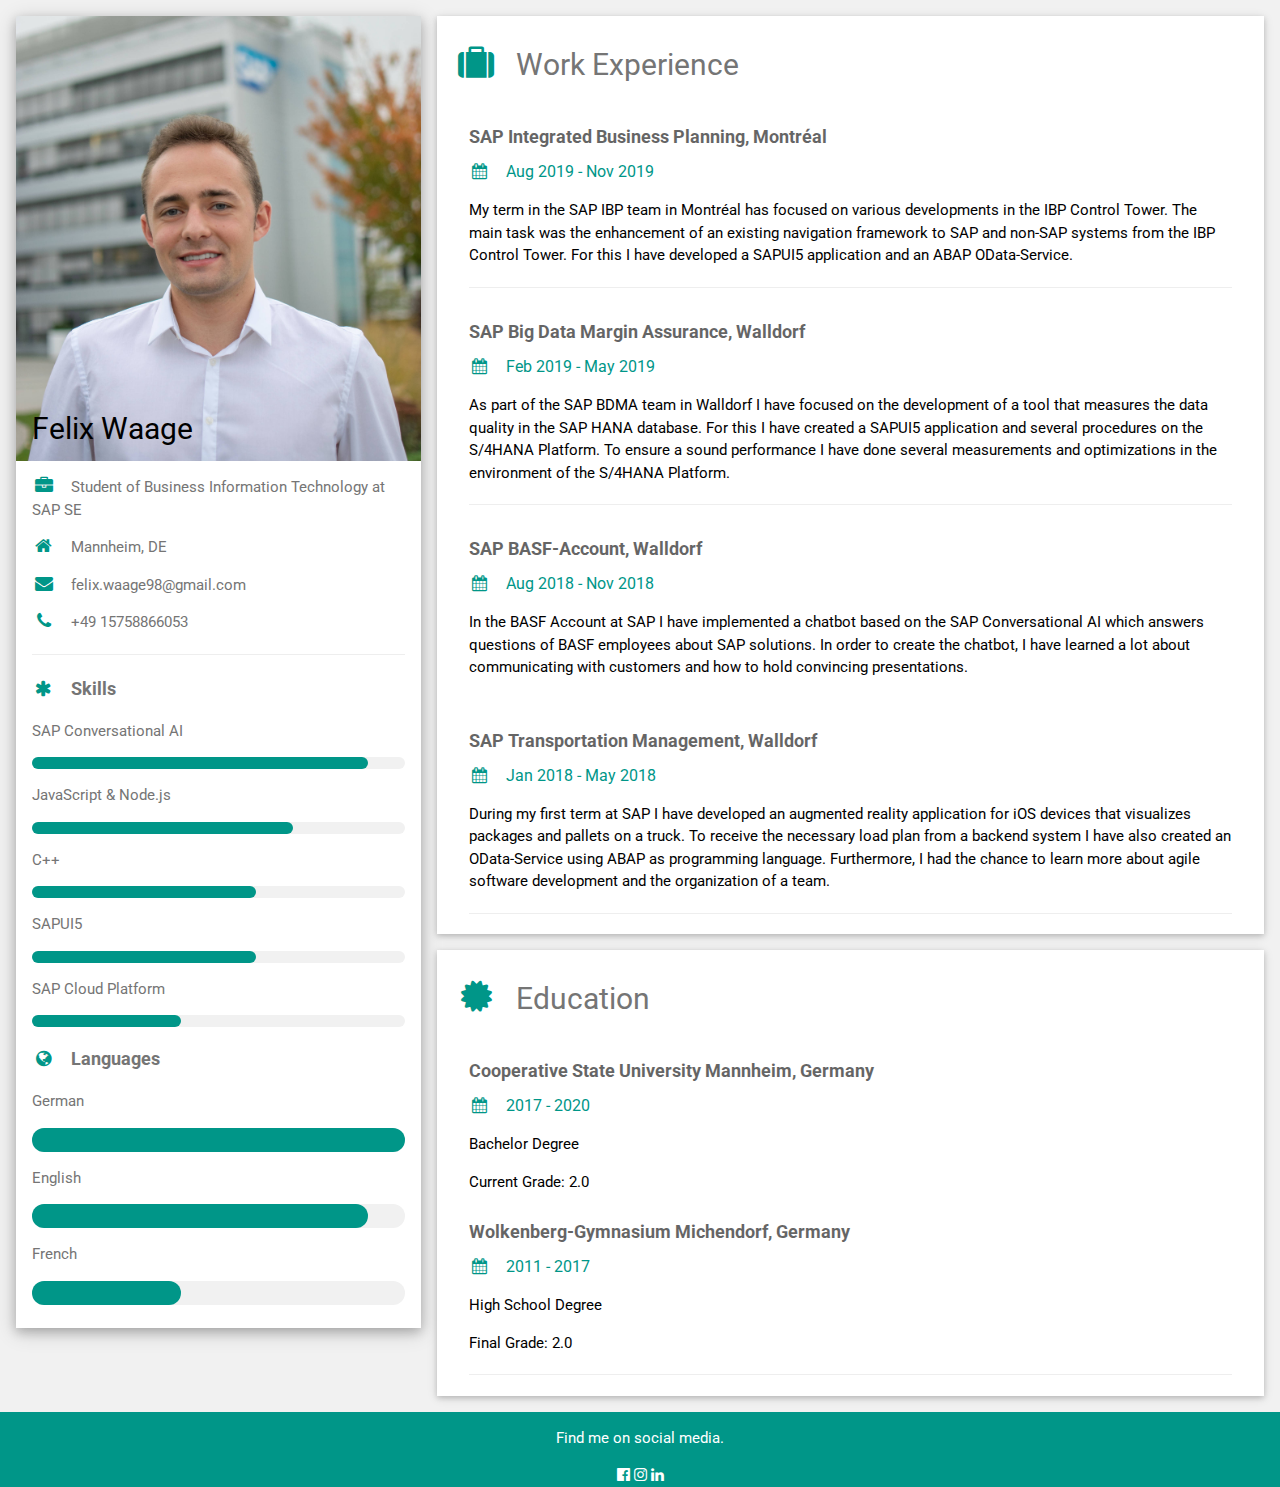
<file: public/index.html>
<!DOCTYPE html>
<html>
<title>CV of Felix Waage</title>
<meta charset="UTF-8">
<meta name="viewport" content="width=device-width, initial-scale=1">
<link rel="stylesheet" href="https://www.w3schools.com/w3css/4/w3.css">
<link rel='stylesheet' href='https://fonts.googleapis.com/css?family=Roboto'>
<link rel="stylesheet" href="https://cdnjs.cloudflare.com/ajax/libs/font-awesome/4.7.0/css/font-awesome.min.css">
<style>
html,body,h1,h2,h3,h4,h5,h6 {font-family: "Roboto", sans-serif}
</style>
<body class="w3-light-grey">

<!-- Page Container -->
<div class="w3-content w3-margin-top" style="max-width:1400px;">

  <!-- The Grid -->
  <div class="w3-row-padding">
  
    <!-- Left Column -->
    <div class="w3-third">
    
      <div class="w3-white w3-text-grey w3-card-4">
        <div class="w3-display-container">
          <img src="img/0.jpg" style="width:100%" alt="Avatar">
          <div class="w3-display-bottomleft w3-container w3-text-black">
            <h2>Felix Waage</h2>
          </div>
        </div>
        <div class="w3-container">
          <p><i class="fa fa-briefcase fa-fw w3-margin-right w3-large w3-text-teal"></i>Student of Business Information Technology at SAP SE</p>
          <p><i class="fa fa-home fa-fw w3-margin-right w3-large w3-text-teal"></i>Mannheim, DE</p>
          <p><i class="fa fa-envelope fa-fw w3-margin-right w3-large w3-text-teal"></i>felix.waage98@gmail.com</p>
          <p><i class="fa fa-phone fa-fw w3-margin-right w3-large w3-text-teal"></i>+49 15758866053</p>
          <hr>

          <p class="w3-large"><b><i class="fa fa-asterisk fa-fw w3-margin-right w3-text-teal"></i>Skills</b></p>
          
          <p>SAP Conversational AI </p>
          <div class="w3-light-grey w3-round-xlarge">
            <div class="w3-round-xlarge w3-teal" style="height:12px;width:90%"></div>
          </div>

          <p>JavaScript & Node.js </p>
          <div class="w3-light-grey w3-round-xlarge">
            <div class="w3-round-xlarge w3-teal" style="height:12px;width:70%"></div>
          </div>

          <p>C++</p>
          <div class="w3-light-grey w3-round-xlarge">
            <div class="w3-round-xlarge w3-teal" style="height:12px;width:60%"></div>
          </div>

          <p>SAPUI5 </p>
          <div class="w3-light-grey w3-round-xlarge">
            <div class="w3-round-xlarge w3-teal" style="height:12px;width:60%"></div>
          </div>

          <p>SAP Cloud Platform </p>
          <div class="w3-light-grey w3-round-xlarge">
            <div class="w3-round-xlarge w3-teal" style="height:12px;width:40%"></div>
          </div>

          <p class="w3-large w3-text-theme"><b><i class="fa fa-globe fa-fw w3-margin-right w3-text-teal"></i>Languages</b></p>
          <p>German</p>
          <div class="w3-light-grey w3-round-xlarge">
            <div class="w3-round-xlarge w3-teal" style="height:24px;width:100%"></div>
          </div>
          <p>English</p>
          <div class="w3-light-grey w3-round-xlarge">
            <div class="w3-round-xlarge w3-teal" style="height:24px;width:90%"></div>
          </div>
          <p>French</p>
          <div class="w3-light-grey w3-round-xlarge">
            <div class="w3-round-xlarge w3-teal" style="height:24px;width:40%"></div>
          </div>
          <br>
        </div>
      </div><br>

    <!-- End Left Column -->
    </div>

    <!-- Right Column -->
    <div class="w3-twothird">
    
      <div class="w3-container w3-card w3-white w3-margin-bottom">
        <h2 class="w3-text-grey w3-padding-16"><i class="fa fa-suitcase fa-fw w3-margin-right w3-xxlarge w3-text-teal"></i>Work Experience</h2>
        <div class="w3-container">
            <h5 class="w3-opacity"><b>SAP Integrated Business Planning, Montréal</b></h5>
            <h6 class="w3-text-teal"><i class="fa fa-calendar fa-fw w3-margin-right"></i>Aug 2019 - Nov 2019</h6>
            <p>My term in the SAP IBP team in Montréal has focused on various developments in the IBP Control Tower. The main task was the enhancement of an existing navigation framework to SAP and non-SAP systems from the IBP Control Tower. For this I have developed a SAPUI5 application and an ABAP OData-Service. </p>
            <hr>
        </div>
        <div class="w3-container">
          <h5 class="w3-opacity"><b>SAP Big Data Margin Assurance, Walldorf </b></h5>
          <h6 class="w3-text-teal"><i class="fa fa-calendar fa-fw w3-margin-right"></i>Feb 2019 - May 2019</h6>
          <p>As part of the SAP BDMA team in Walldorf I have focused on the development of a tool that measures the data quality in the SAP HANA database. For this I have created a SAPUI5 application and several procedures on the S/4HANA Platform. To ensure a sound performance I have done several measurements and optimizations in the environment of the S/4HANA Platform.</p>
          <hr>
        </div>
        <div class="w3-container">
          <h5 class="w3-opacity"><b>SAP BASF-Account, Walldorf </b></h5>
          <h6 class="w3-text-teal"><i class="fa fa-calendar fa-fw w3-margin-right"></i>Aug 2018 - Nov 2018</h6>
          <p>In the BASF Account at SAP I have implemented a chatbot based on the SAP Conversational AI which answers questions of BASF employees about SAP solutions. In order to create the chatbot, I have learned a lot about communicating with customers and how to hold convincing presentations.</p><br>
        </div>
        <div class="w3-container">
          <h5 class="w3-opacity"><b>SAP Transportation Management, Walldorf </b></h5>
          <h6 class="w3-text-teal"><i class="fa fa-calendar fa-fw w3-margin-right"></i>Jan 2018 - May 2018</h6>
          <p>During my first term at SAP I have developed an augmented reality application for iOS devices that visualizes packages and pallets on a truck. To receive the necessary load plan from a backend system I have also created an OData-Service using ABAP as programming language.  Furthermore, I had the chance to learn more about agile software development and the organization of a team. </p>
          <hr>
        </div>
      </div>

      <div class="w3-container w3-card w3-white">
        <h2 class="w3-text-grey w3-padding-16"><i class="fa fa-certificate fa-fw w3-margin-right w3-xxlarge w3-text-teal"></i>Education</h2>
        <div class="w3-container">
            <h5 class="w3-opacity"><b>Cooperative State University Mannheim, Germany </b></h5>
            <h6 class="w3-text-teal"><i class="fa fa-calendar fa-fw w3-margin-right"></i>2017 - 2020</h6>
            <p>Bachelor Degree</p>
            <p>Current Grade: 2.0</p>
        </div>
        <div class="w3-container">
          <h5 class="w3-opacity"><b>Wolkenberg-Gymnasium Michendorf, Germany</b></h5>
          <h6 class="w3-text-teal"><i class="fa fa-calendar fa-fw w3-margin-right"></i>2011 - 2017</h6>
          <p>High School Degree</p>
          <p>Final Grade: 2.0</p>
          <hr>
        </div>
      </div>

    <!-- End Right Column -->
    </div>
    
  <!-- End Grid -->
  </div>
  
  <!-- End Page Container -->
</div>

<footer class="w3-container w3-teal w3-center w3-margin-top">
  <p>Find me on social media.</p>
  <i class="fa fa-facebook-official w3-hover-opacity"></i>
  <i class="fa fa-instagram w3-hover-opacity"></i>
  <i class="fa fa-linkedin w3-hover-opacity"></i>
</footer>

</body>
</html>
</file>
